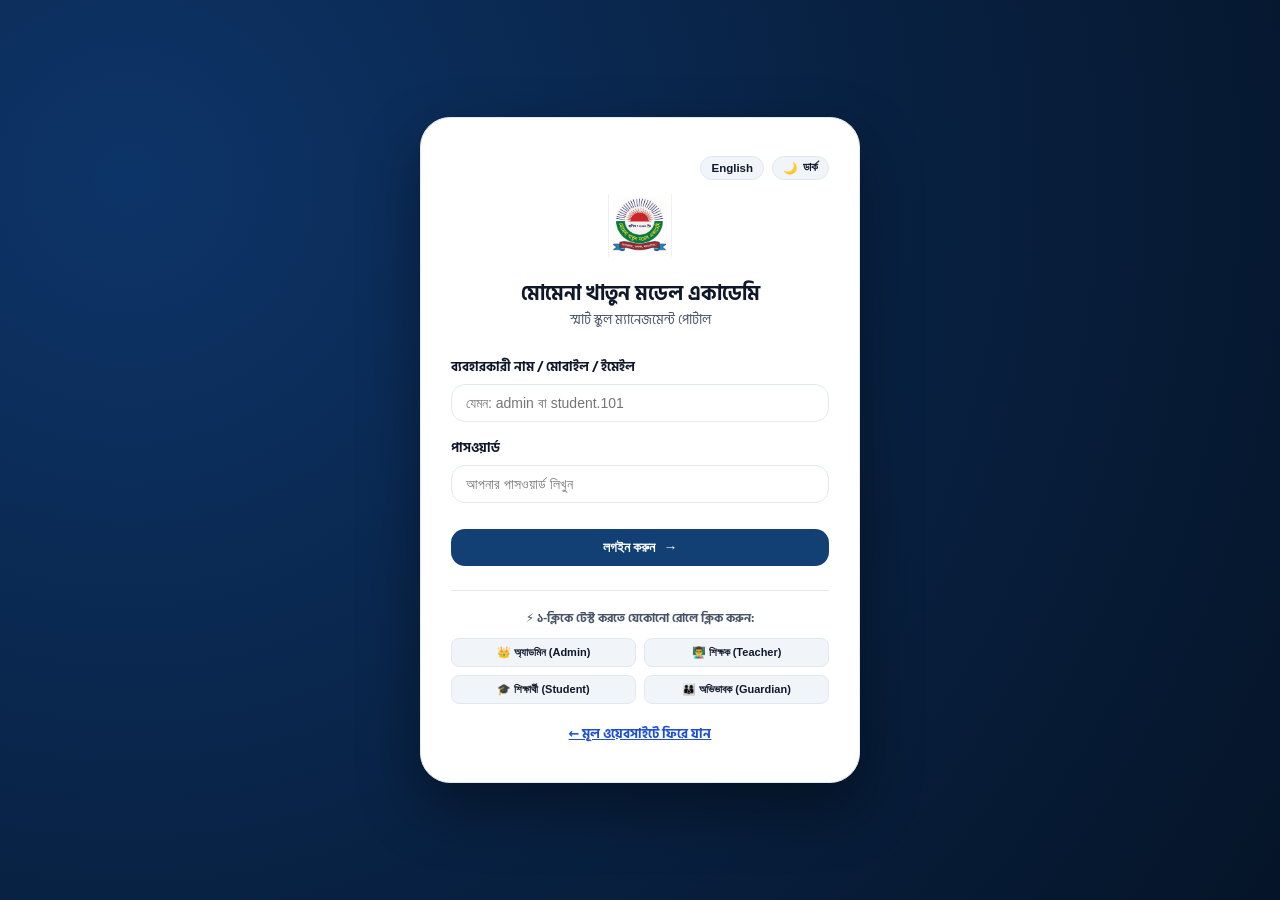
<file: portal.html>
<!DOCTYPE html>
<html lang="bn">
<head>
  <meta charset="UTF-8">
  <meta name="viewport" content="width=device-width, initial-scale=1.0">
  <meta name="theme-color" content="#0b2545">
  <title>স্মার্ট স্কুল পোর্টাল | মোমেনা খাতুন মডেল একাডেমি</title>
  
  <link rel="icon" type="image/png" href="assets/logo.png">
  <link rel="manifest" href="manifest.json">
  
  <!-- Google Fonts -->
  <link rel="preconnect" href="https://fonts.googleapis.com">
  <link rel="preconnect" href="https://fonts.gstatic.com" crossorigin>
  <link href="https://fonts.googleapis.com/css2?family=Hind+Siliguri:wght@400;500;600;700;800&family=Playfair+Display:wght@600;700;800&display=swap" rel="stylesheet">

  <!-- Core Stylesheets -->
  <link rel="stylesheet" href="css/variables.css">
  <link rel="stylesheet" href="css/layout.css">
  <link rel="stylesheet" href="css/components.css">
  <link rel="stylesheet" href="css/portal.css">
</head>
<body>

  <!-- 1. LOGIN SCREEN CONTAINER (Visible when not authenticated) -->
  <div id="loginScreen" class="portal-login-wrap" style="display: none;">
    <div class="portal-login-card">
      <div style="display: flex; justify-content: flex-end; gap: 8px; margin-bottom: 14px;">
        <button class="lang-toggle-btn" onclick="I18n.toggle()" style="padding: 4px 10px; font-size: 11.5px;">English</button>
        <button class="theme-toggle-btn" style="padding: 4px 10px; font-size: 11.5px;">🌙 ডার্ক</button>
      </div>

      <div class="login-brand-header">
        <img src="assets/logo.png" alt="মোমেনা খাতুন মডেল একাডেমি">
        <h2>মোমেনা খাতুন মডেল একাডেমি</h2>
        <p>স্মার্ট স্কুল ম্যানেজমেন্ট পোর্টাল</p>
      </div>

      <form id="portalLoginForm">
        <div class="form-group">
          <label for="loginUsername">ব্যবহারকারী নাম / মোবাইল / ইমেইল</label>
          <input type="text" id="loginUsername" class="form-control" required placeholder="যেমন: admin বা student.101" autocomplete="username">
        </div>

        <div class="form-group">
          <label for="loginPassword">পাসওয়ার্ড</label>
          <input type="password" id="loginPassword" class="form-control" required placeholder="আপনার পাসওয়ার্ড লিখুন" autocomplete="current-password">
        </div>

        <button type="submit" class="btn btn-primary" style="width: 100%; margin-top: 10px;">লগইন করুন <b>→</b></button>
      </form>

      <!-- 1-Click Quick Demo Login Switcher -->
      <div class="demo-account-pills">
        <p>⚡ ১-ক্লিকে টেস্ট করতে যেকোনো রোলে ক্লিক করুন:</p>
        <div class="demo-pill-grid">
          <button class="demo-pill" onclick="quickFillLogin('admin', 'Admin@123')">👑 অ্যাডমিন (Admin)</button>
          <button class="demo-pill" onclick="quickFillLogin('teacher.math', 'Teacher@123')">👨‍🏫 শিক্ষক (Teacher)</button>
          <button class="demo-pill" onclick="quickFillLogin('student.101', 'Student@123')">🎓 শিক্ষার্থী (Student)</button>
          <button class="demo-pill" onclick="quickFillLogin('guardian.rofiq', 'Guardian@123')">👨‍👩‍👦 অভিভাবক (Guardian)</button>
        </div>
      </div>

      <div style="text-align: center; margin-top: 20px; font-size: 13px;">
        <a href="index.html" style="color: var(--primary-600); font-weight: 700;">← মূল ওয়েবসাইটে ফিরে যান</a>
      </div>
    </div>
  </div>

  <!-- 2. MAIN PORTAL APP SHELL (Visible when authenticated) -->
  <div id="portalAppShell" class="app-container" style="display: none;">
    
    <!-- Sidebar Navigation -->
    <aside class="app-sidebar" id="appSidebar">
      <div class="sidebar-header">
        <img src="assets/logo.png" alt="Logo" class="sidebar-logo">
        <div class="sidebar-title-box">
          <h3>মোমেনা খাতুন</h3>
          <small>মডেল একাডেমি</small>
        </div>
      </div>

      <nav class="sidebar-nav" id="sidebarNav">
        <!-- Dynamically rendered according to role -->
      </nav>

      <div class="sidebar-user">
        <div class="sidebar-user-avatar" id="sidebarUserAvatar">👤</div>
        <div class="sidebar-user-info">
          <b id="sidebarUserName">ব্যবহারকারী</b>
          <small id="sidebarUserRole" class="role-badge">ADMIN</small>
        </div>
      </div>
    </aside>
    
    <!-- Mobile Sidebar Backdrop Overlay -->
    <div class="sidebar-backdrop-overlay" id="sidebarBackdrop"></div>

    <!-- Main Content Area -->
    <div class="app-main">
      <!-- Topbar Header -->
      <header class="app-topbar">
        <div class="topbar-left">
          <button class="topbar-toggle-btn" id="sidebarToggleBtn" aria-label="Toggle Navigation">☰</button>
          <div class="page-title-box">
            <h1 id="pageTitle">ড্যাশবোর্ড</h1>
            <p id="pageSubtitle">মোমেনা খাতুন মডেল একাডেমি স্মার্ট সিস্টেম</p>
          </div>
        </div>

        <div class="topbar-right">
          <button class="lang-toggle-btn" id="langToggleBtn" onclick="I18n.toggle()">English</button>
          <button class="theme-toggle-btn">🌙 ডার্ক</button>
          <button class="btn btn-outline btn-sm" onclick="PortalApp.logout()">লগআউট</button>
        </div>
      </header>

      <!-- Dynamic Page View Container -->
      <main class="content-body" id="portalMainContent">
        <!-- Views injected by portal.js -->
      </main>
    </div>
  </div>

  <!-- Reusable Modals & Dialogs -->

  <!-- Modal 1: Register New Student -->
  <div class="modal-backdrop" id="addStudentModal">
    <div class="modal-dialog">
      <div class="modal-header">
        <h3>➕ নতুন শিক্ষার্থী ভর্তি নিবন্ধন</h3>
        <button class="modal-close-btn" onclick="Modal.close('addStudentModal')">×</button>
      </div>
      <div class="modal-body">
        <form id="newStudentForm">
          <div class="form-row-2">
            <div class="form-group">
              <label>শিক্ষার্থীর পূর্ণ নাম *</label>
              <input type="text" id="ns_name" class="form-control" required placeholder="বাংলায় বা ইংরেজিতে">
            </div>
            <div class="form-group">
              <label>রোল নম্বর *</label>
              <input type="number" id="ns_roll" class="form-control" required placeholder="যেমন: 1">
            </div>
          </div>

          <div class="form-row-2">
            <div class="form-group">
              <label>শ্রেণি নির্বাচন *</label>
              <select id="ns_class" class="form-control" required>
                <!-- Injected -->
              </select>
            </div>
            <div class="form-group">
              <label> শাখা (Section)</label>
              <select id="ns_section" class="form-control">
                <option value="1">শাখা ক (Section A)</option>
                <option value="2">শাখা খ (Section B)</option>
              </select>
            </div>
          </div>

          <div class="form-row-2">
            <div class="form-group">
              <label>পিতার নাম *</label>
              <input type="text" id="ns_father" class="form-control" required>
            </div>
            <div class="form-group">
              <label>মাতার নাম *</label>
              <input type="text" id="ns_mother" class="form-control" required>
            </div>
          </div>

          <div class="form-row-2">
            <div class="form-group">
              <label>অভিভাবকের ফোন নম্বর *</label>
              <input type="tel" id="ns_phone" class="form-control" required placeholder="01XXXXXXXXX">
            </div>
            <div class="form-group">
              <label>রক্তের গ্রুপ</label>
              <select id="ns_blood" class="form-control">
                <option value="">নির্বাচন করুন</option>
                <option value="A+">A+</option>
                <option value="A-">A-</option>
                <option value="B+">B+</option>
                <option value="B-">B-</option>
                <option value="O+">O+</option>
                <option value="O-">O-</option>
                <option value="AB+">AB+</option>
                <option value="AB-">AB-</option>
              </select>
            </div>
          </div>

          <div class="form-group">
            <label>বর্তমান ঠিকানা</label>
            <textarea id="ns_address" class="form-control" rows="2" placeholder="জামিরদিয়া, ভালুকা, ময়মনসিংহ"></textarea>
          </div>

          <button type="submit" class="btn btn-primary" style="width: 100%; margin-top: 10px;">শিক্ষার্থী নিবন্ধন সম্পন্ন করুন</button>
        </form>
      </div>
    </div>
  </div>

  <!-- Modal 2: Marks Entry Modal -->
  <div class="modal-backdrop" id="marksEntryModal">
    <div class="modal-dialog">
      <div class="modal-header">
        <h3>📝 পরীক্ষার নম্বর এন্ট্রি ও মূল্যায়ন</h3>
        <button class="modal-close-btn" onclick="Modal.close('marksEntryModal')">×</button>
      </div>
      <div class="modal-body">
        <form id="marksEntryForm">
          <input type="hidden" id="me_exam_id">
          <input type="hidden" id="me_student_id">

          <div style="background: var(--bg-muted); padding: 12px; border-radius: 8px; margin-bottom: 16px;">
            <b id="me_student_info">শিক্ষার্থীর নাম</b>
          </div>

          <div class="form-group">
            <label>বিষয় নির্বাচন *</label>
            <select id="me_subject_id" class="form-control" required>
              <!-- Injected -->
            </select>
          </div>

          <div class="form-row-2">
            <div class="form-group">
              <label>লিখিত নম্বর (Written)</label>
              <input type="number" id="me_written" class="form-control" min="0" max="100" value="0">
            </div>
            <div class="form-group">
              <label>নৈর্ব্যক্তিক (MCQ)</label>
              <input type="number" id="me_mcq" class="form-control" min="0" max="100" value="0">
            </div>
          </div>

          <div class="form-group">
            <label>শিক্ষকের মন্তব্য (Remarks)</label>
            <input type="text" id="me_remarks" class="form-control" placeholder="যেমন: ভালো ফলাফল, আরও মনোযোগী হওয়া প্রয়োজন">
          </div>

          <button type="submit" class="btn btn-primary" style="width: 100%; margin-top: 10px;">নম্বর সংরক্ষণ করুন ও গ্রেড হিসাব করুন</button>
        </form>
      </div>
    </div>
  </div>

  <!-- Modal 3: Report Card / Transcript Viewer -->
  <div class="modal-backdrop" id="reportCardModal">
    <div class="modal-dialog">
      <div class="modal-header no-print">
        <h3>🎓 একাডেমিক মার্কশিট ও ফলাফল বিবরণী</h3>
        <div>
          <button class="btn btn-navy btn-sm" onclick="window.print()">🖨️ মার্কশিট প্রিন্ট করুন</button>
          <button class="modal-close-btn" onclick="Modal.close('reportCardModal')">×</button>
        </div>
      </div>
      <div class="modal-body" id="reportCardModalBody">
        <!-- Rendered dynamically -->
      </div>
    </div>
  </div>

  <!-- Modal 4: Notice Creator Modal -->
  <div class="modal-backdrop" id="createNoticeModal">
    <div class="modal-dialog">
      <div class="modal-header">
        <h3>📢 নতুন নোটিশ প্রকাশনা</h3>
        <button class="modal-close-btn" onclick="Modal.close('createNoticeModal')">×</button>
      </div>
      <div class="modal-body">
        <form id="createNoticeForm">
          <div class="form-group">
            <label>নোটিশের শিরোনাম *</label>
            <input type="text" id="nt_title" class="form-control" required placeholder="যেমন: ২০২৬ সাময়িক পরীক্ষার সময়সূচি">
          </div>

          <div class="form-row-2">
            <div class="form-group">
              <label>ক্যাটাগরি *</label>
              <select id="nt_category" class="form-control" required>
                <option value="GENERAL">সাধারণ নোটিশ</option>
                <option value="EXAMINATION">পরীক্ষা সংক্রান্ত</option>
                <option value="ADMISSION">ভর্তি বিজ্ঞপ্তি</option>
                <option value="HOLIDAY">ছুটির নোটিশ</option>
                <option value="EVENT">অনুষ্ঠান ও আয়োজন</option>
              </select>
            </div>
            <div class="form-group">
              <label>টার্গেট অডিয়েন্স *</label>
              <select id="nt_audience" class="form-control" required>
                <option value="EVERYONE">সকলের জন্য (পাবলিক)</option>
                <option value="STUDENTS">শুধু শিক্ষার্থী</option>
                <option value="GUARDIANS">শুধু অভিভাবক</option>
                <option value="TEACHERS">শুধু শিক্ষক পরিষদ</option>
              </select>
            </div>
          </div>

          <div class="form-group">
            <label>বিস্তারিত বিবরণ *</label>
            <textarea id="nt_description" class="form-control" rows="5" required placeholder="নোটিশের পূর্ণাঙ্গ বিবরণ লিখুন..."></textarea>
          </div>

          <button type="submit" class="btn btn-primary" style="width: 100%;">নোটিশ প্রকাশ করুন</button>
        </form>
      </div>
    </div>
  </div>

  <!-- Scripts -->
  <script src="js/i18n.js?v=2.3.0"></script>
  <script src="js/theme.js?v=2.3.0"></script>
  <script src="js/api.js?v=2.3.0"></script>
  <script src="js/components.js?v=2.3.0"></script>
  <script src="js/portal.js?v=2.3.0"></script>
</body>
</html>
</file>
<file: css/variables.css>
/* ============================================================================
   Design Tokens & Themes — Light / Dark Mode & Bangla Typography
   ============================================================================ */

:root {
  /* Brand Palettes */
  --primary-50: #f0f6fe;
  --primary-100: #dbeafe;
  --primary-200: #bfdbfe;
  --primary-300: #93c5fd;
  --primary-400: #60a5fa;
  --primary-500: #3b82f6;
  --primary-600: #1d4ed8;
  --primary-700: #134074;
  --primary-800: #0b2545;
  --primary-900: #071930;

  --accent-gold: #f59e0b;
  --accent-gold-dark: #d97706;
  --accent-gold-light: #fef3c7;

  --success: #10b981;
  --success-light: #d1fae5;
  --warning: #f59e0b;
  --warning-light: #fef3c7;
  --danger: #ef4444;
  --danger-light: #fee2e2;
  --info: #0284c7;
  --info-light: #e0f2fe;

  /* Typography */
  --font-bangla: "Hind Siliguri", system-ui, -apple-system, sans-serif;
  --font-heading: "Playfair Display", "Hind Siliguri", serif;

  /* Transition & Radius */
  --radius-xs: 4px;
  --radius-sm: 8px;
  --radius-md: 14px;
  --radius-lg: 20px;
  --radius-xl: 30px;
  --radius-full: 9999px;
  
  --transition-fast: 0.15s ease;
  --transition-base: 0.25s cubic-bezier(0.16, 1, 0.3, 1);

  /* Light Theme (Default) */
  --bg-body: #f8fafc;
  --bg-surface: #ffffff;
  --bg-surface-elevated: #ffffff;
  --bg-muted: #f1f5f9;
  --bg-overlay: rgba(7, 25, 48, 0.7);

  --text-primary: #0f172a;
  --text-secondary: #475569;
  --text-tertiary: #94a3b8;
  --text-inverse: #ffffff;

  --border-color: #e2e8f0;
  --border-subtle: #f1f5f9;
  --border-focus: #3b82f6;

  --shadow-sm: 0 1px 3px rgba(11, 37, 69, 0.05);
  --shadow-md: 0 4px 16px rgba(11, 37, 69, 0.08);
  --shadow-lg: 0 12px 32px rgba(11, 37, 69, 0.12);
  --shadow-xl: 0 24px 50px rgba(11, 37, 69, 0.16);

  --sidebar-bg: #0b2545;
  --sidebar-text: #e2e8f0;
  --sidebar-text-muted: #94a3b8;
  --sidebar-active-bg: rgba(245, 158, 11, 0.18);
  --sidebar-active-text: #fde047;
}

/* Dark Theme */
[data-theme="dark"] {
  --bg-body: #0a0f1d;
  --bg-surface: #111827;
  --bg-surface-elevated: #1e293b;
  --bg-muted: #1f293d;
  --bg-overlay: rgba(0, 0, 0, 0.85);

  --text-primary: #f8fafc;
  --text-secondary: #cbd5e1;
  --text-tertiary: #64748b;
  --text-inverse: #0f172a;

  --border-color: #243048;
  --border-subtle: #1e293b;
  --border-focus: #60a5fa;

  --shadow-sm: 0 1px 3px rgba(0, 0, 0, 0.3);
  --shadow-md: 0 4px 16px rgba(0, 0, 0, 0.4);
  --shadow-lg: 0 12px 32px rgba(0, 0, 0, 0.5);
  --shadow-xl: 0 24px 50px rgba(0, 0, 0, 0.6);

  --sidebar-bg: #070d18;
  --sidebar-text: #e2e8f0;
  --sidebar-text-muted: #64748b;
  --sidebar-active-bg: rgba(245, 158, 11, 0.15);
  --sidebar-active-text: #fde047;
}
</file>
<file: css/layout.css>
/* ============================================================================
   Layout & Responsive Shell System
   ============================================================================ */

*, *::before, *::after {
  box-sizing: border-box;
  margin: 0;
  padding: 0;
}

body {
  font-family: var(--font-bangla);
  background-color: var(--bg-body);
  color: var(--text-primary);
  line-height: 1.6;
  min-height: 100vh;
  transition: background-color var(--transition-base), color var(--transition-base);
}

.app-container {
  display: flex;
  min-height: 100vh;
}

/* Sidebar Shell */
.app-sidebar {
  width: 270px;
  background-color: var(--sidebar-bg);
  color: var(--sidebar-text);
  display: flex;
  flex-direction: column;
  flex-shrink: 0;
  position: sticky;
  top: 0;
  height: 100vh;
  overflow-y: auto;
  transition: transform var(--transition-base), width var(--transition-base);
  z-index: 90;
}

.sidebar-header {
  padding: 20px;
  display: flex;
  align-items: center;
  gap: 12px;
  border-bottom: 1px solid rgba(255, 255, 255, 0.08);
}
.sidebar-logo {
  width: 44px;
  height: 44px;
  object-fit: contain;
}
.sidebar-title-box h3 {
  font-size: 15px;
  font-weight: 800;
  color: #ffffff;
  line-height: 1.2;
}
.sidebar-title-box small {
  font-size: 11px;
  color: var(--sidebar-text-muted);
}

.sidebar-nav {
  padding: 16px 12px;
  display: flex;
  flex-direction: column;
  gap: 4px;
  flex: 1;
}

.nav-category {
  font-size: 11px;
  font-weight: 700;
  letter-spacing: 1px;
  text-transform: uppercase;
  color: var(--sidebar-text-muted);
  padding: 12px 10px 6px;
}

.sidebar-link {
  display: flex;
  align-items: center;
  gap: 12px;
  padding: 10px 14px;
  border-radius: var(--radius-md);
  font-size: 14px;
  font-weight: 600;
  color: var(--sidebar-text);
  text-decoration: none;
  white-space: nowrap;
  transition: all var(--transition-fast);
  cursor: pointer;
}
.sidebar-link:hover {
  background: rgba(255, 255, 255, 0.06);
  color: #ffffff;
}
.sidebar-link.active {
  background: var(--sidebar-active-bg);
  color: var(--sidebar-active-text);
  font-weight: 700;
}
.sidebar-icon {
  font-size: 18px;
  width: 22px;
  display: grid;
  place-items: center;
}

.sidebar-user {
  padding: 16px;
  border-top: 1px solid rgba(255, 255, 255, 0.08);
  display: flex;
  align-items: center;
  gap: 12px;
  background: rgba(0, 0, 0, 0.15);
}
.sidebar-user-avatar {
  width: 40px;
  height: 40px;
  border-radius: 50%;
  background: var(--primary-600);
  color: #fff;
  display: grid;
  place-items: center;
  font-weight: 800;
}
.sidebar-user-info {
  display: flex;
  flex-direction: column;
  overflow: hidden;
}
.sidebar-user-info b {
  font-size: 13px;
  color: #ffffff;
  white-space: nowrap;
  text-overflow: ellipsis;
  overflow: hidden;
}
.sidebar-user-info small {
  font-size: 11px;
  color: var(--sidebar-active-text);
}

/* Main Content Shell */
.app-main {
  flex: 1;
  display: flex;
  flex-direction: column;
  min-width: 0;
  overflow-x: hidden;
}

.app-topbar {
  background: var(--bg-surface);
  border-bottom: 1px solid var(--border-color);
  padding: 12px 24px;
  display: flex;
  align-items: center;
  justify-content: space-between;
  position: sticky;
  top: 0;
  z-index: 80;
  backdrop-filter: blur(10px);
}

.topbar-left {
  display: flex;
  align-items: center;
  gap: 16px;
}
.topbar-toggle-btn {
  display: none;
  background: transparent;
  border: 1px solid var(--border-color);
  border-radius: var(--radius-sm);
  padding: 8px;
  font-size: 18px;
  cursor: pointer;
  color: var(--text-primary);
}

.page-title-box h1 {
  font-size: 19px;
  font-weight: 800;
  color: var(--text-primary);
}
.page-title-box p {
  font-size: 12px;
  color: var(--text-secondary);
}

.topbar-right {
  display: flex;
  align-items: center;
  gap: 12px;
}

.theme-toggle-btn, .lang-toggle-btn {
  background: var(--bg-muted);
  border: 1px solid var(--border-color);
  border-radius: var(--radius-md);
  padding: 6px 12px;
  font-size: 13px;
  font-weight: 700;
  cursor: pointer;
  color: var(--text-primary);
  display: inline-flex;
  align-items: center;
  gap: 6px;
  transition: all var(--transition-fast);
}
.theme-toggle-btn:hover, .lang-toggle-btn:hover {
  background: var(--border-color);
}

.content-body {
  padding: 24px;
  flex: 1;
}

/* Sidebar Backdrop Overlay on Mobile */
.sidebar-backdrop-overlay {
  display: none;
  position: fixed;
  inset: 0;
  background: rgba(7, 25, 48, 0.65);
  backdrop-filter: blur(4px);
  -webkit-backdrop-filter: blur(4px);
  z-index: 89;
  opacity: 0;
  transition: opacity var(--transition-base);
  pointer-events: none;
}
.sidebar-backdrop-overlay.active {
  display: block;
  opacity: 1;
  pointer-events: auto;
}

/* Responsive Rules for All Devices */
@media (max-width: 900px) {
  .app-sidebar {
    position: fixed;
    top: 0;
    bottom: 0;
    left: 0;
    width: 270px;
    max-width: 82vw;
    z-index: 99;
    transform: translateX(-100%);
    box-shadow: none;
    transition: transform var(--transition-base), box-shadow var(--transition-base);
  }
  .app-sidebar.open {
    transform: translateX(0);
    box-shadow: 0 0 35px rgba(0, 0, 0, 0.5);
  }
  .topbar-toggle-btn {
    display: inline-flex;
    align-items: center;
    justify-content: center;
  }
  .content-body {
    padding: 18px 16px;
  }
}

@media (max-width: 640px) {
  .app-topbar {
    padding: 10px 14px;
    gap: 8px;
  }
  .topbar-left {
    gap: 10px;
    min-width: 0;
    flex: 1;
  }
  .page-title-box {
    min-width: 0;
  }
  .page-title-box h1 {
    font-size: 16px;
    line-height: 1.2;
    white-space: nowrap;
    overflow: hidden;
    text-overflow: ellipsis;
  }
  .page-title-box p {
    font-size: 11px;
    white-space: nowrap;
    overflow: hidden;
    text-overflow: ellipsis;
  }
  .topbar-right {
    gap: 6px;
    flex-shrink: 0;
  }
  .theme-toggle-btn, .lang-toggle-btn {
    padding: 5px 8px;
    font-size: 11px;
  }
  .topbar-right .btn-sm {
    padding: 5px 8px;
    font-size: 11px;
  }
  .content-body {
    padding: 14px 10px;
  }
}

@media (max-width: 480px) {
  .app-topbar {
    padding: 8px 10px;
  }
  .topbar-toggle-btn {
    padding: 6px 8px;
    font-size: 16px;
  }
  .page-title-box h1 {
    font-size: 14.5px;
    max-width: 130px;
  }
  .page-title-box p {
    display: none;
  }
  .theme-toggle-btn, .lang-toggle-btn {
    padding: 4px 6px;
    font-size: 10.5px;
  }
  .topbar-right .btn-sm {
    padding: 4px 7px;
    font-size: 10.5px;
  }
}

@media (max-width: 360px) {
  .app-sidebar {
    width: 240px;
  }
  .theme-toggle-btn, .lang-toggle-btn {
    padding: 3px 6px;
    font-size: 10px;
  }
  .topbar-right .btn-sm {
    padding: 3px 6px;
    font-size: 10px;
  }
}
</file>
<file: css/components.css>
/* ============================================================================
   Reusable UI Components System
   ============================================================================ */

/* 1. Cards */
.card {
  background: var(--bg-surface);
  border: 1px solid var(--border-color);
  border-radius: var(--radius-lg);
  padding: 24px;
  box-shadow: var(--shadow-sm);
  transition: all var(--transition-base);
}
.card:hover {
  box-shadow: var(--shadow-md);
}
.card-header {
  display: flex;
  justify-content: space-between;
  align-items: center;
  margin-bottom: 20px;
}
.card-title {
  font-size: 17px;
  font-weight: 800;
  color: var(--text-primary);
}

/* Stat Cards */
.stat-card-grid {
  display: grid;
  grid-template-columns: repeat(auto-fit, minmax(220px, 1fr));
  gap: 18px;
  margin-bottom: 24px;
}
.stat-card {
  background: var(--bg-surface);
  border: 1px solid var(--border-color);
  border-radius: var(--radius-lg);
  padding: 20px;
  display: flex;
  align-items: center;
  gap: 16px;
  box-shadow: var(--shadow-sm);
}
.stat-card-icon {
  width: 52px;
  height: 52px;
  border-radius: var(--radius-md);
  display: grid;
  place-items: center;
  font-size: 24px;
  flex-shrink: 0;
}
.stat-card-icon.primary { background: var(--primary-100); color: var(--primary-700); }
.stat-card-icon.success { background: var(--success-light); color: var(--success); }
.stat-card-icon.warning { background: var(--warning-light); color: var(--warning); }
.stat-card-icon.danger { background: var(--danger-light); color: var(--danger); }
.stat-card-info h4 {
  font-size: 24px;
  font-weight: 800;
  color: var(--text-primary);
  line-height: 1.1;
}
.stat-card-info p {
  font-size: 13px;
  color: var(--text-secondary);
  margin-top: 4px;
}

/* 2. Buttons */
.btn {
  display: inline-flex;
  align-items: center;
  justify-content: center;
  gap: 8px;
  padding: 9px 18px;
  font-size: 14px;
  font-weight: 700;
  border-radius: var(--radius-md);
  border: 1px solid transparent;
  cursor: pointer;
  transition: all var(--transition-fast);
  white-space: nowrap;
}
.btn:hover {
  transform: translateY(-1px);
}
.btn:active {
  transform: translateY(0);
}

.btn-primary {
  background: var(--primary-700);
  color: #ffffff;
}
.btn-primary:hover {
  background: var(--primary-600);
}

.btn-accent {
  background: var(--accent-gold);
  color: #0b1e36;
}
.btn-accent:hover {
  background: var(--accent-gold-dark);
  color: #ffffff;
}

.btn-success {
  background: var(--success);
  color: #ffffff;
}
.btn-danger {
  background: var(--danger);
  color: #ffffff;
}
.btn-outline {
  border-color: var(--border-color);
  color: var(--text-primary);
  background: transparent;
}
.btn-outline:hover {
  background: var(--bg-muted);
}
.btn-sm {
  padding: 6px 12px;
  font-size: 12px;
  border-radius: var(--radius-sm);
}

/* 3. Badges */
.badge {
  display: inline-flex;
  align-items: center;
  gap: 4px;
  padding: 3px 10px;
  border-radius: var(--radius-full);
  font-size: 11px;
  font-weight: 700;
}
.badge-success { background: var(--success-light); color: var(--success); }
.badge-warning { background: var(--warning-light); color: var(--warning); }
.badge-danger { background: var(--danger-light); color: var(--danger); }
.badge-info { background: var(--info-light); color: var(--info); }
.badge-muted { background: var(--bg-muted); color: var(--text-secondary); }

/* 4. Responsive Tables */
.table-responsive {
  width: 100%;
  overflow-x: auto;
  border-radius: var(--radius-md);
  border: 1px solid var(--border-color);
}
.data-table {
  width: 100%;
  border-collapse: collapse;
  text-align: left;
  font-size: 14px;
  background: var(--bg-surface);
}
.data-table th {
  background: var(--bg-muted);
  color: var(--text-secondary);
  font-weight: 700;
  padding: 12px 16px;
  border-bottom: 1px solid var(--border-color);
}
.data-table td {
  padding: 14px 16px;
  border-bottom: 1px solid var(--border-color);
  color: var(--text-primary);
}
.data-table tbody tr:hover {
  background: var(--bg-muted);
}

/* 5. Forms */
.form-group {
  margin-bottom: 16px;
}
.form-group label {
  display: block;
  font-size: 13px;
  font-weight: 700;
  color: var(--text-primary);
  margin-bottom: 6px;
}
.form-control {
  width: 100%;
  padding: 10px 14px;
  border: 1px solid var(--border-color);
  border-radius: var(--radius-md);
  background: var(--bg-surface);
  color: var(--text-primary);
  outline: none;
  font-size: 14px;
  transition: border-color var(--transition-fast), box-shadow var(--transition-fast);
}
.form-control:focus {
  border-color: var(--border-focus);
  box-shadow: 0 0 0 3px rgba(59, 130, 246, 0.15);
}

/* 6. Modal */
.modal-backdrop {
  position: fixed;
  inset: 0;
  background: var(--bg-overlay);
  backdrop-filter: blur(6px);
  z-index: 1000;
  display: none;
  place-items: center;
  padding: 20px;
  overflow-y: auto;
}
.modal-backdrop.open {
  display: grid;
}
.modal-dialog {
  background: var(--bg-surface);
  border-radius: var(--radius-lg);
  max-width: 600px;
  width: 100%;
  box-shadow: var(--shadow-xl);
  overflow: hidden;
  border: 1px solid var(--border-color);
}
.modal-header {
  padding: 18px 24px;
  background: var(--bg-muted);
  border-bottom: 1px solid var(--border-color);
  display: flex;
  justify-content: space-between;
  align-items: center;
}
.modal-header h3 {
  font-size: 17px;
  font-weight: 800;
  color: var(--text-primary);
}
.modal-close-btn {
  background: transparent;
  border: none;
  font-size: 20px;
  color: var(--text-secondary);
  cursor: pointer;
}
.modal-body {
  padding: 24px;
  max-height: 75vh;
  overflow-y: auto;
}
.modal-footer {
  padding: 16px 24px;
  background: var(--bg-muted);
  border-top: 1px solid var(--border-color);
  display: flex;
  justify-content: flex-end;
  gap: 10px;
}

/* 7. Toast */
.toast-container {
  position: fixed;
  bottom: 24px;
  right: 24px;
  z-index: 2000;
  display: flex;
  flex-direction: column;
  gap: 10px;
}
.toast {
  background: var(--bg-surface-elevated);
  border: 1px solid var(--border-color);
  box-shadow: var(--shadow-lg);
  border-radius: var(--radius-md);
  padding: 12px 18px;
  display: flex;
  align-items: center;
  gap: 12px;
  font-size: 14px;
  font-weight: 600;
  color: var(--text-primary);
  min-width: 280px;
  animation: slideIn 0.25s ease;
}
@keyframes slideIn {
  from { opacity: 0; transform: translateY(12px); }
  to { opacity: 1; transform: translateY(0); }
}

/* 8. Loader & Skeleton */
.skeleton {
  background: linear-gradient(90deg, var(--bg-muted) 25%, var(--border-color) 50%, var(--bg-muted) 75%);
  background-size: 200% 100%;
  animation: shimmer 1.5s infinite;
  border-radius: var(--radius-sm);
}
@keyframes shimmer {
  0% { background-position: 200% 0; }
  100% { background-position: -200% 0; }
}

.spinner {
  width: 28px;
  height: 28px;
  border: 3px solid var(--border-color);
  border-top-color: var(--primary-600);
  border-radius: 50%;
  animation: spin 0.8s linear infinite;
}
@keyframes spin {
  to { transform: rotate(360deg); }
}

/* 9. Global Responsive Grids & Form Rows */
.form-row-2,
.grid-2 {
  display: grid;
  grid-template-columns: 1fr 1fr;
  gap: 14px;
}

.dashboard-grid-2-1 {
  display: grid;
  grid-template-columns: 2fr 1fr;
  gap: 20px;
}

/* Tablet & Mobile Responsiveness (< 992px) */
@media (max-width: 992px) {
  .dashboard-grid-2-1 {
    grid-template-columns: 1fr;
    gap: 18px;
  }
  .stat-card-grid {
    grid-template-columns: repeat(auto-fit, minmax(180px, 1fr));
    gap: 14px;
  }
}

/* Mobile Devices (< 680px) */
@media (max-width: 680px) {
  .card {
    padding: 16px 14px;
  }
  .card-header {
    flex-wrap: wrap;
    gap: 10px;
    margin-bottom: 14px;
  }
  .card-title {
    font-size: 15.5px;
  }

  .stat-card-grid {
    grid-template-columns: repeat(2, 1fr);
    gap: 10px;
    margin-bottom: 16px;
  }
  .stat-card {
    padding: 12px 10px;
    gap: 10px;
  }
  .stat-card-icon {
    width: 42px;
    height: 42px;
    font-size: 20px;
  }
  .stat-card-info h4 {
    font-size: 18px;
  }
  .stat-card-info p {
    font-size: 11.5px;
  }

  /* Two-column form rows collapse cleanly on mobile */
  .form-row-2,
  .grid-2,
  .modal-body div[style*="grid-template-columns: 1fr 1fr"],
  .modal-body div[style*="grid-template-columns: 2fr 1fr"],
  #onlineAdmissionForm div[style*="grid-template-columns: 1fr 1fr"] {
    grid-template-columns: 1fr !important;
    gap: 10px !important;
  }

  /* Mobile Modals */
  .modal-dialog {
    margin: 12px auto !important;
    width: calc(100vw - 20px) !important;
    max-width: calc(100vw - 20px) !important;
    border-radius: var(--radius-md);
  }
  .modal-header {
    padding: 14px 16px;
  }
  .modal-header h3 {
    font-size: 15px;
  }
  .modal-body {
    padding: 16px 14px;
    max-height: 80vh;
  }
  .modal-footer {
    padding: 12px 16px;
    flex-direction: column-reverse;
    gap: 8px;
  }
  .modal-footer .btn {
    width: 100%;
  }

  /* Mobile Tables */
  .table-responsive {
    -webkit-overflow-scrolling: touch;
  }
  .data-table th, .data-table td {
    padding: 10px 12px;
    font-size: 12.5px;
  }

  /* Mobile Toast Alerts */
  .toast-container {
    bottom: 14px;
    right: 14px;
    left: 14px;
  }
  .toast {
    min-width: unset;
    width: 100%;
    font-size: 13px;
    padding: 10px 14px;
  }
}

/* Small Mobile Phones (< 380px) */
@media (max-width: 380px) {
  .stat-card-grid {
    grid-template-columns: 1fr;
  }
  .stat-card {
    padding: 12px 14px;
  }
  .btn {
    padding: 8px 14px;
    font-size: 13px;
  }
}
</file>
<file: css/portal.css>
/* ============================================================================
   Smart School Portal Stylesheet — Dashboards, Data Views & Transcripts
   ============================================================================ */

/* 1. Portal Login Screen */
.portal-login-wrap {
  min-height: 100vh;
  display: flex;
  align-items: center;
  justify-content: center;
  background: radial-gradient(circle at 10% 20%, #0d3468 0%, #082142 55%, #051428 100%);
  padding: 20px;
  position: relative;
  overflow: hidden;
}
.portal-login-card {
  background: var(--bg-surface);
  border: 1px solid var(--border-color);
  border-radius: var(--radius-xl);
  max-width: 440px;
  width: 100%;
  padding: 38px 30px;
  box-shadow: 0 25px 60px rgba(0, 0, 0, 0.4);
  position: relative;
  z-index: 10;
}
.login-brand-header {
  text-align: center;
  margin-bottom: 26px;
}
.login-brand-header img {
  width: 64px;
  height: 64px;
  object-fit: contain;
  margin: 0 auto 12px;
}
.login-brand-header h2 {
  font-size: 20px;
  font-weight: 800;
  color: var(--text-primary);
}
.login-brand-header p {
  font-size: 13px;
  color: var(--text-secondary);
}

.demo-account-pills {
  margin-top: 24px;
  padding-top: 18px;
  border-top: 1px solid var(--border-color);
}
.demo-account-pills p {
  font-size: 12px;
  color: var(--text-secondary);
  font-weight: 700;
  margin-bottom: 10px;
  text-align: center;
}
.demo-pill-grid {
  display: grid;
  grid-template-columns: 1fr 1fr;
  gap: 8px;
}
.demo-pill {
  background: var(--bg-muted);
  border: 1px solid var(--border-color);
  padding: 7px 10px;
  border-radius: var(--radius-sm);
  font-size: 11px;
  font-weight: 700;
  color: var(--text-primary);
  cursor: pointer;
  text-align: center;
  transition: all var(--transition-fast);
}
.demo-pill:hover {
  background: var(--primary-700);
  color: #ffffff;
  border-color: var(--primary-700);
}

/* 2. Portal Header & Shell Extensions */
.role-badge {
  display: inline-flex;
  align-items: center;
  gap: 5px;
  padding: 3px 10px;
  border-radius: var(--radius-full);
  font-size: 11px;
  font-weight: 800;
  letter-spacing: 0.5px;
}
.role-badge.admin { background: #fee2e2; color: #b91c1c; }
.role-badge.teacher { background: #e0f2fe; color: #0369a1; }
.role-badge.student { background: #d1fae5; color: #047857; }
.role-badge.guardian { background: #fef3c7; color: #b45309; }

/* 3. Child Switcher Bar for Guardians */
.child-switcher-bar {
  background: var(--bg-surface);
  border: 1px solid var(--border-color);
  border-radius: var(--radius-md);
  padding: 12px 18px;
  display: flex;
  align-items: center;
  gap: 14px;
  margin-bottom: 24px;
  box-shadow: var(--shadow-sm);
}
.child-pill {
  background: var(--bg-muted);
  border: 1px solid var(--border-color);
  padding: 6px 14px;
  border-radius: var(--radius-full);
  font-size: 13px;
  font-weight: 700;
  cursor: pointer;
  transition: all var(--transition-fast);
}
.child-pill.active {
  background: var(--primary-700);
  color: #ffffff;
  border-color: var(--primary-700);
}

/* 4. Attendance Marking Controls */
.attendance-status-selector {
  display: inline-flex;
  gap: 4px;
  background: var(--bg-muted);
  padding: 3px;
  border-radius: var(--radius-md);
}
.att-btn {
  border: none;
  background: transparent;
  padding: 4px 10px;
  border-radius: var(--radius-sm);
  font-size: 12px;
  font-weight: 700;
  cursor: pointer;
  transition: all var(--transition-fast);
  color: var(--text-secondary);
}
.att-btn.present.active { background: var(--success); color: #ffffff; }
.att-btn.absent.active { background: var(--danger); color: #ffffff; }
.att-btn.late.active { background: var(--warning); color: #0b1e36; }
.att-btn.leave.active { background: var(--info); color: #ffffff; }

/* 5. Academic Report Card (Printable Transcript) */
.report-card-container {
  background: #ffffff;
  color: #0f172a;
  border: 2px solid #0b2545;
  border-radius: var(--radius-lg);
  padding: 36px;
  max-width: 800px;
  margin: 0 auto;
  box-shadow: var(--shadow-xl);
  position: relative;
}
.report-card-header {
  text-align: center;
  border-bottom: 2px double #0b2545;
  padding-bottom: 18px;
  margin-bottom: 22px;
}
.report-card-header img {
  width: 60px;
  height: 60px;
  object-fit: contain;
  margin: 0 auto 8px;
}
.report-card-header h2 {
  font-size: 24px;
  font-weight: 800;
  color: #0b2545;
}
.report-card-header p {
  font-size: 12px;
  color: #475569;
}
.report-title-badge {
  display: inline-block;
  background: #0b2545;
  color: #ffffff;
  padding: 4px 18px;
  border-radius: var(--radius-full);
  font-size: 13px;
  font-weight: 800;
  margin-top: 10px;
}

.report-student-meta {
  display: grid;
  grid-template-columns: repeat(3, 1fr);
  gap: 10px;
  background: #f8fafc;
  padding: 14px 18px;
  border-radius: var(--radius-md);
  border: 1px solid #e2e8f0;
  font-size: 13px;
  margin-bottom: 24px;
}
.report-student-meta p {
  margin: 0;
}

.report-summary-box {
  display: grid;
  grid-template-columns: repeat(4, 1fr);
  gap: 14px;
  margin-top: 20px;
  background: #f1f5f9;
  padding: 14px;
  border-radius: var(--radius-md);
  text-align: center;
}
.report-summary-box b {
  display: block;
  font-size: 20px;
  color: #0b2545;
}
.report-summary-box small {
  font-size: 11px;
  color: #64748b;
}

.report-signatures {
  display: flex;
  justify-content: space-between;
  margin-top: 50px;
  padding-top: 20px;
}
.sig-line {
  border-top: 1px dashed #64748b;
  width: 160px;
  text-align: center;
  font-size: 12px;
  font-weight: 700;
  color: #334155;
  padding-top: 6px;
}

/* 6. Routine Timetable Grid */
.timetable-grid {
  display: grid;
  gap: 16px;
}
.timetable-day-card {
  background: var(--bg-surface);
  border: 1px solid var(--border-color);
  border-radius: var(--radius-md);
  padding: 16px;
}
.timetable-day-title {
  font-size: 15px;
  font-weight: 800;
  color: var(--primary-700);
  margin-bottom: 12px;
  border-bottom: 1px solid var(--border-color);
  padding-bottom: 6px;
}
.timetable-periods {
  display: grid;
  grid-template-columns: repeat(auto-fit, minmax(140px, 1fr));
  gap: 10px;
}
.timetable-period-box {
  background: var(--bg-muted);
  border: 1px solid var(--border-color);
  border-radius: var(--radius-sm);
  padding: 10px;
  font-size: 12px;
}
.timetable-period-box b {
  display: block;
  color: var(--text-primary);
  font-size: 13px;
}
.timetable-period-box span {
  color: var(--text-secondary);
}

/* Print Rules */
@media print {
  .app-sidebar, .app-topbar, .btn, .child-switcher-bar, .no-print {
    display: none !important;
  }
  .app-main {
    margin: 0 !important;
    padding: 0 !important;
  }
  .report-card-container {
    border: none !important;
    box-shadow: none !important;
    padding: 0 !important;
  }
}

/* ============================================================================
   Portal Responsive Rules for Tablets & Mobile Screens
   ============================================================================ */

@media (max-width: 768px) {
  .child-switcher-bar {
    flex-direction: column;
    align-items: flex-start;
    gap: 10px;
    padding: 12px 14px;
  }
  .child-switcher-bar > div {
    overflow-x: auto;
    width: 100%;
    padding-bottom: 4px;
    -webkit-overflow-scrolling: touch;
  }
  .child-pill {
    white-space: nowrap;
    font-size: 12px;
    padding: 5px 12px;
  }

  .report-card-container {
    padding: 20px 14px;
    margin: 0;
  }
  .report-card-header h2 {
    font-size: 19px;
  }
  .report-student-meta {
    grid-template-columns: 1fr;
    gap: 8px;
    padding: 12px;
  }
  .report-summary-box {
    grid-template-columns: repeat(2, 1fr);
    gap: 10px;
    padding: 12px;
  }
  .report-summary-box b {
    font-size: 17px;
  }
  .report-signatures {
    flex-direction: column;
    align-items: center;
    gap: 28px;
    margin-top: 36px;
  }
  .sig-line {
    width: 200px;
  }

  .timetable-periods {
    grid-template-columns: repeat(auto-fill, minmax(130px, 1fr));
    gap: 8px;
  }
  .timetable-period-box {
    padding: 8px;
  }
}

@media (max-width: 500px) {
  .portal-login-card {
    padding: 24px 18px;
    border-radius: var(--radius-lg);
  }
  .login-brand-header img {
    width: 50px;
    height: 50px;
  }
  .login-brand-header h2 {
    font-size: 18px;
  }
  .demo-pill-grid {
    grid-template-columns: 1fr;
  }

  .attendance-status-selector {
    display: grid;
    grid-template-columns: 1fr 1fr;
    width: 100%;
    gap: 4px;
  }
  .att-btn {
    text-align: center;
    padding: 6px 4px;
  }
}
</file>
<file: frontend/css/variables.css>
/* ============================================================================
   Design Tokens & Themes — Light / Dark Mode & Bangla Typography
   ============================================================================ */

:root {
  /* Brand Palettes */
  --primary-50: #f0f6fe;
  --primary-100: #dbeafe;
  --primary-200: #bfdbfe;
  --primary-300: #93c5fd;
  --primary-400: #60a5fa;
  --primary-500: #3b82f6;
  --primary-600: #1d4ed8;
  --primary-700: #134074;
  --primary-800: #0b2545;
  --primary-900: #071930;

  --accent-gold: #f59e0b;
  --accent-gold-dark: #d97706;
  --accent-gold-light: #fef3c7;

  --success: #10b981;
  --success-light: #d1fae5;
  --warning: #f59e0b;
  --warning-light: #fef3c7;
  --danger: #ef4444;
  --danger-light: #fee2e2;
  --info: #0284c7;
  --info-light: #e0f2fe;

  /* Typography */
  --font-bangla: "Hind Siliguri", system-ui, -apple-system, sans-serif;
  --font-heading: "Playfair Display", "Hind Siliguri", serif;

  /* Transition & Radius */
  --radius-xs: 4px;
  --radius-sm: 8px;
  --radius-md: 14px;
  --radius-lg: 20px;
  --radius-xl: 30px;
  --radius-full: 9999px;
  
  --transition-fast: 0.15s ease;
  --transition-base: 0.25s cubic-bezier(0.16, 1, 0.3, 1);

  /* Light Theme (Default) */
  --bg-body: #f8fafc;
  --bg-surface: #ffffff;
  --bg-surface-elevated: #ffffff;
  --bg-muted: #f1f5f9;
  --bg-overlay: rgba(7, 25, 48, 0.7);

  --text-primary: #0f172a;
  --text-secondary: #475569;
  --text-tertiary: #94a3b8;
  --text-inverse: #ffffff;

  --border-color: #e2e8f0;
  --border-subtle: #f1f5f9;
  --border-focus: #3b82f6;

  --shadow-sm: 0 1px 3px rgba(11, 37, 69, 0.05);
  --shadow-md: 0 4px 16px rgba(11, 37, 69, 0.08);
  --shadow-lg: 0 12px 32px rgba(11, 37, 69, 0.12);
  --shadow-xl: 0 24px 50px rgba(11, 37, 69, 0.16);

  --sidebar-bg: #0b2545;
  --sidebar-text: #e2e8f0;
  --sidebar-text-muted: #94a3b8;
  --sidebar-active-bg: rgba(245, 158, 11, 0.18);
  --sidebar-active-text: #fde047;
}

/* Dark Theme */
[data-theme="dark"] {
  --bg-body: #0a0f1d;
  --bg-surface: #111827;
  --bg-surface-elevated: #1e293b;
  --bg-muted: #1f293d;
  --bg-overlay: rgba(0, 0, 0, 0.85);

  --text-primary: #f8fafc;
  --text-secondary: #cbd5e1;
  --text-tertiary: #64748b;
  --text-inverse: #0f172a;

  --border-color: #243048;
  --border-subtle: #1e293b;
  --border-focus: #60a5fa;

  --shadow-sm: 0 1px 3px rgba(0, 0, 0, 0.3);
  --shadow-md: 0 4px 16px rgba(0, 0, 0, 0.4);
  --shadow-lg: 0 12px 32px rgba(0, 0, 0, 0.5);
  --shadow-xl: 0 24px 50px rgba(0, 0, 0, 0.6);

  --sidebar-bg: #070d18;
  --sidebar-text: #e2e8f0;
  --sidebar-text-muted: #64748b;
  --sidebar-active-bg: rgba(245, 158, 11, 0.15);
  --sidebar-active-text: #fde047;
}
</file>
<file: frontend/css/layout.css>
/* ============================================================================
   Layout & Responsive Shell System
   ============================================================================ */

*, *::before, *::after {
  box-sizing: border-box;
  margin: 0;
  padding: 0;
}

body {
  font-family: var(--font-bangla);
  background-color: var(--bg-body);
  color: var(--text-primary);
  line-height: 1.6;
  min-height: 100vh;
  transition: background-color var(--transition-base), color var(--transition-base);
}

.app-container {
  display: flex;
  min-height: 100vh;
}

/* Sidebar Shell */
.app-sidebar {
  width: 270px;
  background-color: var(--sidebar-bg);
  color: var(--sidebar-text);
  display: flex;
  flex-direction: column;
  flex-shrink: 0;
  position: sticky;
  top: 0;
  height: 100vh;
  overflow-y: auto;
  transition: transform var(--transition-base), width var(--transition-base);
  z-index: 90;
}

.sidebar-header {
  padding: 20px;
  display: flex;
  align-items: center;
  gap: 12px;
  border-bottom: 1px solid rgba(255, 255, 255, 0.08);
}
.sidebar-logo {
  width: 44px;
  height: 44px;
  object-fit: contain;
}
.sidebar-title-box h3 {
  font-size: 15px;
  font-weight: 800;
  color: #ffffff;
  line-height: 1.2;
}
.sidebar-title-box small {
  font-size: 11px;
  color: var(--sidebar-text-muted);
}

.sidebar-nav {
  padding: 16px 12px;
  display: flex;
  flex-direction: column;
  gap: 4px;
  flex: 1;
}

.nav-category {
  font-size: 11px;
  font-weight: 700;
  letter-spacing: 1px;
  text-transform: uppercase;
  color: var(--sidebar-text-muted);
  padding: 12px 10px 6px;
}

.sidebar-link {
  display: flex;
  align-items: center;
  gap: 12px;
  padding: 10px 14px;
  border-radius: var(--radius-md);
  font-size: 14px;
  font-weight: 600;
  color: var(--sidebar-text);
  text-decoration: none;
  white-space: nowrap;
  transition: all var(--transition-fast);
  cursor: pointer;
}
.sidebar-link:hover {
  background: rgba(255, 255, 255, 0.06);
  color: #ffffff;
}
.sidebar-link.active {
  background: var(--sidebar-active-bg);
  color: var(--sidebar-active-text);
  font-weight: 700;
}
.sidebar-icon {
  font-size: 18px;
  width: 22px;
  display: grid;
  place-items: center;
}

.sidebar-user {
  padding: 16px;
  border-top: 1px solid rgba(255, 255, 255, 0.08);
  display: flex;
  align-items: center;
  gap: 12px;
  background: rgba(0, 0, 0, 0.15);
}
.sidebar-user-avatar {
  width: 40px;
  height: 40px;
  border-radius: 50%;
  background: var(--primary-600);
  color: #fff;
  display: grid;
  place-items: center;
  font-weight: 800;
}
.sidebar-user-info {
  display: flex;
  flex-direction: column;
  overflow: hidden;
}
.sidebar-user-info b {
  font-size: 13px;
  color: #ffffff;
  white-space: nowrap;
  text-overflow: ellipsis;
  overflow: hidden;
}
.sidebar-user-info small {
  font-size: 11px;
  color: var(--sidebar-active-text);
}

/* Main Content Shell */
.app-main {
  flex: 1;
  display: flex;
  flex-direction: column;
  min-width: 0;
  overflow-x: hidden;
}

.app-topbar {
  background: var(--bg-surface);
  border-bottom: 1px solid var(--border-color);
  padding: 12px 24px;
  display: flex;
  align-items: center;
  justify-content: space-between;
  position: sticky;
  top: 0;
  z-index: 80;
  backdrop-filter: blur(10px);
}

.topbar-left {
  display: flex;
  align-items: center;
  gap: 16px;
}
.topbar-toggle-btn {
  display: none;
  background: transparent;
  border: 1px solid var(--border-color);
  border-radius: var(--radius-sm);
  padding: 8px;
  font-size: 18px;
  cursor: pointer;
  color: var(--text-primary);
}

.page-title-box h1 {
  font-size: 19px;
  font-weight: 800;
  color: var(--text-primary);
}
.page-title-box p {
  font-size: 12px;
  color: var(--text-secondary);
}

.topbar-right {
  display: flex;
  align-items: center;
  gap: 12px;
}

.theme-toggle-btn, .lang-toggle-btn {
  background: var(--bg-muted);
  border: 1px solid var(--border-color);
  border-radius: var(--radius-md);
  padding: 6px 12px;
  font-size: 13px;
  font-weight: 700;
  cursor: pointer;
  color: var(--text-primary);
  display: inline-flex;
  align-items: center;
  gap: 6px;
  transition: all var(--transition-fast);
}
.theme-toggle-btn:hover, .lang-toggle-btn:hover {
  background: var(--border-color);
}

.content-body {
  padding: 24px;
  flex: 1;
}

/* Sidebar Backdrop Overlay on Mobile */
.sidebar-backdrop-overlay {
  display: none;
  position: fixed;
  inset: 0;
  background: rgba(7, 25, 48, 0.65);
  backdrop-filter: blur(4px);
  -webkit-backdrop-filter: blur(4px);
  z-index: 89;
  opacity: 0;
  transition: opacity var(--transition-base);
  pointer-events: none;
}
.sidebar-backdrop-overlay.active {
  display: block;
  opacity: 1;
  pointer-events: auto;
}

/* Responsive Rules for All Devices */
@media (max-width: 900px) {
  .app-sidebar {
    position: fixed;
    top: 0;
    bottom: 0;
    left: 0;
    width: 270px;
    max-width: 82vw;
    z-index: 99;
    transform: translateX(-100%);
    box-shadow: none;
    transition: transform var(--transition-base), box-shadow var(--transition-base);
  }
  .app-sidebar.open {
    transform: translateX(0);
    box-shadow: 0 0 35px rgba(0, 0, 0, 0.5);
  }
  .topbar-toggle-btn {
    display: inline-flex;
    align-items: center;
    justify-content: center;
  }
  .content-body {
    padding: 18px 16px;
  }
}

@media (max-width: 640px) {
  .app-topbar {
    padding: 10px 14px;
    gap: 8px;
  }
  .topbar-left {
    gap: 10px;
    min-width: 0;
    flex: 1;
  }
  .page-title-box {
    min-width: 0;
  }
  .page-title-box h1 {
    font-size: 16px;
    line-height: 1.2;
    white-space: nowrap;
    overflow: hidden;
    text-overflow: ellipsis;
  }
  .page-title-box p {
    font-size: 11px;
    white-space: nowrap;
    overflow: hidden;
    text-overflow: ellipsis;
  }
  .topbar-right {
    gap: 6px;
    flex-shrink: 0;
  }
  .theme-toggle-btn, .lang-toggle-btn {
    padding: 5px 8px;
    font-size: 11px;
  }
  .topbar-right .btn-sm {
    padding: 5px 8px;
    font-size: 11px;
  }
  .content-body {
    padding: 14px 10px;
  }
}

@media (max-width: 480px) {
  .app-topbar {
    padding: 8px 10px;
  }
  .topbar-toggle-btn {
    padding: 6px 8px;
    font-size: 16px;
  }
  .page-title-box h1 {
    font-size: 14.5px;
    max-width: 130px;
  }
  .page-title-box p {
    display: none;
  }
  .theme-toggle-btn, .lang-toggle-btn {
    padding: 4px 6px;
    font-size: 10.5px;
  }
  .topbar-right .btn-sm {
    padding: 4px 7px;
    font-size: 10.5px;
  }
}

@media (max-width: 360px) {
  .app-sidebar {
    width: 240px;
  }
  .theme-toggle-btn, .lang-toggle-btn {
    padding: 3px 6px;
    font-size: 10px;
  }
  .topbar-right .btn-sm {
    padding: 3px 6px;
    font-size: 10px;
  }
}
</file>
<file: frontend/css/components.css>
/* ============================================================================
   Reusable UI Components System
   ============================================================================ */

/* 1. Cards */
.card {
  background: var(--bg-surface);
  border: 1px solid var(--border-color);
  border-radius: var(--radius-lg);
  padding: 24px;
  box-shadow: var(--shadow-sm);
  transition: all var(--transition-base);
}
.card:hover {
  box-shadow: var(--shadow-md);
}
.card-header {
  display: flex;
  justify-content: space-between;
  align-items: center;
  margin-bottom: 20px;
}
.card-title {
  font-size: 17px;
  font-weight: 800;
  color: var(--text-primary);
}

/* Stat Cards */
.stat-card-grid {
  display: grid;
  grid-template-columns: repeat(auto-fit, minmax(220px, 1fr));
  gap: 18px;
  margin-bottom: 24px;
}
.stat-card {
  background: var(--bg-surface);
  border: 1px solid var(--border-color);
  border-radius: var(--radius-lg);
  padding: 20px;
  display: flex;
  align-items: center;
  gap: 16px;
  box-shadow: var(--shadow-sm);
}
.stat-card-icon {
  width: 52px;
  height: 52px;
  border-radius: var(--radius-md);
  display: grid;
  place-items: center;
  font-size: 24px;
  flex-shrink: 0;
}
.stat-card-icon.primary { background: var(--primary-100); color: var(--primary-700); }
.stat-card-icon.success { background: var(--success-light); color: var(--success); }
.stat-card-icon.warning { background: var(--warning-light); color: var(--warning); }
.stat-card-icon.danger { background: var(--danger-light); color: var(--danger); }
.stat-card-info h4 {
  font-size: 24px;
  font-weight: 800;
  color: var(--text-primary);
  line-height: 1.1;
}
.stat-card-info p {
  font-size: 13px;
  color: var(--text-secondary);
  margin-top: 4px;
}

/* 2. Buttons */
.btn {
  display: inline-flex;
  align-items: center;
  justify-content: center;
  gap: 8px;
  padding: 9px 18px;
  font-size: 14px;
  font-weight: 700;
  border-radius: var(--radius-md);
  border: 1px solid transparent;
  cursor: pointer;
  transition: all var(--transition-fast);
  white-space: nowrap;
}
.btn:hover {
  transform: translateY(-1px);
}
.btn:active {
  transform: translateY(0);
}

.btn-primary {
  background: var(--primary-700);
  color: #ffffff;
}
.btn-primary:hover {
  background: var(--primary-600);
}

.btn-accent {
  background: var(--accent-gold);
  color: #0b1e36;
}
.btn-accent:hover {
  background: var(--accent-gold-dark);
  color: #ffffff;
}

.btn-success {
  background: var(--success);
  color: #ffffff;
}
.btn-danger {
  background: var(--danger);
  color: #ffffff;
}
.btn-outline {
  border-color: var(--border-color);
  color: var(--text-primary);
  background: transparent;
}
.btn-outline:hover {
  background: var(--bg-muted);
}
.btn-sm {
  padding: 6px 12px;
  font-size: 12px;
  border-radius: var(--radius-sm);
}

/* 3. Badges */
.badge {
  display: inline-flex;
  align-items: center;
  gap: 4px;
  padding: 3px 10px;
  border-radius: var(--radius-full);
  font-size: 11px;
  font-weight: 700;
}
.badge-success { background: var(--success-light); color: var(--success); }
.badge-warning { background: var(--warning-light); color: var(--warning); }
.badge-danger { background: var(--danger-light); color: var(--danger); }
.badge-info { background: var(--info-light); color: var(--info); }
.badge-muted { background: var(--bg-muted); color: var(--text-secondary); }

/* 4. Responsive Tables */
.table-responsive {
  width: 100%;
  overflow-x: auto;
  border-radius: var(--radius-md);
  border: 1px solid var(--border-color);
}
.data-table {
  width: 100%;
  border-collapse: collapse;
  text-align: left;
  font-size: 14px;
  background: var(--bg-surface);
}
.data-table th {
  background: var(--bg-muted);
  color: var(--text-secondary);
  font-weight: 700;
  padding: 12px 16px;
  border-bottom: 1px solid var(--border-color);
}
.data-table td {
  padding: 14px 16px;
  border-bottom: 1px solid var(--border-color);
  color: var(--text-primary);
}
.data-table tbody tr:hover {
  background: var(--bg-muted);
}

/* 5. Forms */
.form-group {
  margin-bottom: 16px;
}
.form-group label {
  display: block;
  font-size: 13px;
  font-weight: 700;
  color: var(--text-primary);
  margin-bottom: 6px;
}
.form-control {
  width: 100%;
  padding: 10px 14px;
  border: 1px solid var(--border-color);
  border-radius: var(--radius-md);
  background: var(--bg-surface);
  color: var(--text-primary);
  outline: none;
  font-size: 14px;
  transition: border-color var(--transition-fast), box-shadow var(--transition-fast);
}
.form-control:focus {
  border-color: var(--border-focus);
  box-shadow: 0 0 0 3px rgba(59, 130, 246, 0.15);
}

/* 6. Modal */
.modal-backdrop {
  position: fixed;
  inset: 0;
  background: var(--bg-overlay);
  backdrop-filter: blur(6px);
  z-index: 1000;
  display: none;
  place-items: center;
  padding: 20px;
  overflow-y: auto;
}
.modal-backdrop.open {
  display: grid;
}
.modal-dialog {
  background: var(--bg-surface);
  border-radius: var(--radius-lg);
  max-width: 600px;
  width: 100%;
  box-shadow: var(--shadow-xl);
  overflow: hidden;
  border: 1px solid var(--border-color);
}
.modal-header {
  padding: 18px 24px;
  background: var(--bg-muted);
  border-bottom: 1px solid var(--border-color);
  display: flex;
  justify-content: space-between;
  align-items: center;
}
.modal-header h3 {
  font-size: 17px;
  font-weight: 800;
  color: var(--text-primary);
}
.modal-close-btn {
  background: transparent;
  border: none;
  font-size: 20px;
  color: var(--text-secondary);
  cursor: pointer;
}
.modal-body {
  padding: 24px;
  max-height: 75vh;
  overflow-y: auto;
}
.modal-footer {
  padding: 16px 24px;
  background: var(--bg-muted);
  border-top: 1px solid var(--border-color);
  display: flex;
  justify-content: flex-end;
  gap: 10px;
}

/* 7. Toast */
.toast-container {
  position: fixed;
  bottom: 24px;
  right: 24px;
  z-index: 2000;
  display: flex;
  flex-direction: column;
  gap: 10px;
}
.toast {
  background: var(--bg-surface-elevated);
  border: 1px solid var(--border-color);
  box-shadow: var(--shadow-lg);
  border-radius: var(--radius-md);
  padding: 12px 18px;
  display: flex;
  align-items: center;
  gap: 12px;
  font-size: 14px;
  font-weight: 600;
  color: var(--text-primary);
  min-width: 280px;
  animation: slideIn 0.25s ease;
}
@keyframes slideIn {
  from { opacity: 0; transform: translateY(12px); }
  to { opacity: 1; transform: translateY(0); }
}

/* 8. Loader & Skeleton */
.skeleton {
  background: linear-gradient(90deg, var(--bg-muted) 25%, var(--border-color) 50%, var(--bg-muted) 75%);
  background-size: 200% 100%;
  animation: shimmer 1.5s infinite;
  border-radius: var(--radius-sm);
}
@keyframes shimmer {
  0% { background-position: 200% 0; }
  100% { background-position: -200% 0; }
}

.spinner {
  width: 28px;
  height: 28px;
  border: 3px solid var(--border-color);
  border-top-color: var(--primary-600);
  border-radius: 50%;
  animation: spin 0.8s linear infinite;
}
@keyframes spin {
  to { transform: rotate(360deg); }
}

/* 9. Global Responsive Grids & Form Rows */
.form-row-2,
.grid-2 {
  display: grid;
  grid-template-columns: 1fr 1fr;
  gap: 14px;
}

.dashboard-grid-2-1 {
  display: grid;
  grid-template-columns: 2fr 1fr;
  gap: 20px;
}

/* Tablet & Mobile Responsiveness (< 992px) */
@media (max-width: 992px) {
  .dashboard-grid-2-1 {
    grid-template-columns: 1fr;
    gap: 18px;
  }
  .stat-card-grid {
    grid-template-columns: repeat(auto-fit, minmax(180px, 1fr));
    gap: 14px;
  }
}

/* Mobile Devices (< 680px) */
@media (max-width: 680px) {
  .card {
    padding: 16px 14px;
  }
  .card-header {
    flex-wrap: wrap;
    gap: 10px;
    margin-bottom: 14px;
  }
  .card-title {
    font-size: 15.5px;
  }

  .stat-card-grid {
    grid-template-columns: repeat(2, 1fr);
    gap: 10px;
    margin-bottom: 16px;
  }
  .stat-card {
    padding: 12px 10px;
    gap: 10px;
  }
  .stat-card-icon {
    width: 42px;
    height: 42px;
    font-size: 20px;
  }
  .stat-card-info h4 {
    font-size: 18px;
  }
  .stat-card-info p {
    font-size: 11.5px;
  }

  /* Two-column form rows collapse cleanly on mobile */
  .form-row-2,
  .grid-2,
  .modal-body div[style*="grid-template-columns: 1fr 1fr"],
  .modal-body div[style*="grid-template-columns: 2fr 1fr"],
  #onlineAdmissionForm div[style*="grid-template-columns: 1fr 1fr"] {
    grid-template-columns: 1fr !important;
    gap: 10px !important;
  }

  /* Mobile Modals */
  .modal-dialog {
    margin: 12px auto !important;
    width: calc(100vw - 20px) !important;
    max-width: calc(100vw - 20px) !important;
    border-radius: var(--radius-md);
  }
  .modal-header {
    padding: 14px 16px;
  }
  .modal-header h3 {
    font-size: 15px;
  }
  .modal-body {
    padding: 16px 14px;
    max-height: 80vh;
  }
  .modal-footer {
    padding: 12px 16px;
    flex-direction: column-reverse;
    gap: 8px;
  }
  .modal-footer .btn {
    width: 100%;
  }

  /* Mobile Tables */
  .table-responsive {
    -webkit-overflow-scrolling: touch;
  }
  .data-table th, .data-table td {
    padding: 10px 12px;
    font-size: 12.5px;
  }

  /* Mobile Toast Alerts */
  .toast-container {
    bottom: 14px;
    right: 14px;
    left: 14px;
  }
  .toast {
    min-width: unset;
    width: 100%;
    font-size: 13px;
    padding: 10px 14px;
  }
}

/* Small Mobile Phones (< 380px) */
@media (max-width: 380px) {
  .stat-card-grid {
    grid-template-columns: 1fr;
  }
  .stat-card {
    padding: 12px 14px;
  }
  .btn {
    padding: 8px 14px;
    font-size: 13px;
  }
}
</file>
<file: frontend/css/portal.css>
/* ============================================================================
   Smart School Portal Stylesheet — Dashboards, Data Views & Transcripts
   ============================================================================ */

/* 1. Portal Login Screen */
.portal-login-wrap {
  min-height: 100vh;
  display: flex;
  align-items: center;
  justify-content: center;
  background: radial-gradient(circle at 10% 20%, #0d3468 0%, #082142 55%, #051428 100%);
  padding: 20px;
  position: relative;
  overflow: hidden;
}
.portal-login-card {
  background: var(--bg-surface);
  border: 1px solid var(--border-color);
  border-radius: var(--radius-xl);
  max-width: 440px;
  width: 100%;
  padding: 38px 30px;
  box-shadow: 0 25px 60px rgba(0, 0, 0, 0.4);
  position: relative;
  z-index: 10;
}
.login-brand-header {
  text-align: center;
  margin-bottom: 26px;
}
.login-brand-header img {
  width: 64px;
  height: 64px;
  object-fit: contain;
  margin: 0 auto 12px;
}
.login-brand-header h2 {
  font-size: 20px;
  font-weight: 800;
  color: var(--text-primary);
}
.login-brand-header p {
  font-size: 13px;
  color: var(--text-secondary);
}

.demo-account-pills {
  margin-top: 24px;
  padding-top: 18px;
  border-top: 1px solid var(--border-color);
}
.demo-account-pills p {
  font-size: 12px;
  color: var(--text-secondary);
  font-weight: 700;
  margin-bottom: 10px;
  text-align: center;
}
.demo-pill-grid {
  display: grid;
  grid-template-columns: 1fr 1fr;
  gap: 8px;
}
.demo-pill {
  background: var(--bg-muted);
  border: 1px solid var(--border-color);
  padding: 7px 10px;
  border-radius: var(--radius-sm);
  font-size: 11px;
  font-weight: 700;
  color: var(--text-primary);
  cursor: pointer;
  text-align: center;
  transition: all var(--transition-fast);
}
.demo-pill:hover {
  background: var(--primary-700);
  color: #ffffff;
  border-color: var(--primary-700);
}

/* 2. Portal Header & Shell Extensions */
.role-badge {
  display: inline-flex;
  align-items: center;
  gap: 5px;
  padding: 3px 10px;
  border-radius: var(--radius-full);
  font-size: 11px;
  font-weight: 800;
  letter-spacing: 0.5px;
}
.role-badge.admin { background: #fee2e2; color: #b91c1c; }
.role-badge.teacher { background: #e0f2fe; color: #0369a1; }
.role-badge.student { background: #d1fae5; color: #047857; }
.role-badge.guardian { background: #fef3c7; color: #b45309; }

/* 3. Child Switcher Bar for Guardians */
.child-switcher-bar {
  background: var(--bg-surface);
  border: 1px solid var(--border-color);
  border-radius: var(--radius-md);
  padding: 12px 18px;
  display: flex;
  align-items: center;
  gap: 14px;
  margin-bottom: 24px;
  box-shadow: var(--shadow-sm);
}
.child-pill {
  background: var(--bg-muted);
  border: 1px solid var(--border-color);
  padding: 6px 14px;
  border-radius: var(--radius-full);
  font-size: 13px;
  font-weight: 700;
  cursor: pointer;
  transition: all var(--transition-fast);
}
.child-pill.active {
  background: var(--primary-700);
  color: #ffffff;
  border-color: var(--primary-700);
}

/* 4. Attendance Marking Controls */
.attendance-status-selector {
  display: inline-flex;
  gap: 4px;
  background: var(--bg-muted);
  padding: 3px;
  border-radius: var(--radius-md);
}
.att-btn {
  border: none;
  background: transparent;
  padding: 4px 10px;
  border-radius: var(--radius-sm);
  font-size: 12px;
  font-weight: 700;
  cursor: pointer;
  transition: all var(--transition-fast);
  color: var(--text-secondary);
}
.att-btn.present.active { background: var(--success); color: #ffffff; }
.att-btn.absent.active { background: var(--danger); color: #ffffff; }
.att-btn.late.active { background: var(--warning); color: #0b1e36; }
.att-btn.leave.active { background: var(--info); color: #ffffff; }

/* 5. Academic Report Card (Printable Transcript) */
.report-card-container {
  background: #ffffff;
  color: #0f172a;
  border: 2px solid #0b2545;
  border-radius: var(--radius-lg);
  padding: 36px;
  max-width: 800px;
  margin: 0 auto;
  box-shadow: var(--shadow-xl);
  position: relative;
}
.report-card-header {
  text-align: center;
  border-bottom: 2px double #0b2545;
  padding-bottom: 18px;
  margin-bottom: 22px;
}
.report-card-header img {
  width: 60px;
  height: 60px;
  object-fit: contain;
  margin: 0 auto 8px;
}
.report-card-header h2 {
  font-size: 24px;
  font-weight: 800;
  color: #0b2545;
}
.report-card-header p {
  font-size: 12px;
  color: #475569;
}
.report-title-badge {
  display: inline-block;
  background: #0b2545;
  color: #ffffff;
  padding: 4px 18px;
  border-radius: var(--radius-full);
  font-size: 13px;
  font-weight: 800;
  margin-top: 10px;
}

.report-student-meta {
  display: grid;
  grid-template-columns: repeat(3, 1fr);
  gap: 10px;
  background: #f8fafc;
  padding: 14px 18px;
  border-radius: var(--radius-md);
  border: 1px solid #e2e8f0;
  font-size: 13px;
  margin-bottom: 24px;
}
.report-student-meta p {
  margin: 0;
}

.report-summary-box {
  display: grid;
  grid-template-columns: repeat(4, 1fr);
  gap: 14px;
  margin-top: 20px;
  background: #f1f5f9;
  padding: 14px;
  border-radius: var(--radius-md);
  text-align: center;
}
.report-summary-box b {
  display: block;
  font-size: 20px;
  color: #0b2545;
}
.report-summary-box small {
  font-size: 11px;
  color: #64748b;
}

.report-signatures {
  display: flex;
  justify-content: space-between;
  margin-top: 50px;
  padding-top: 20px;
}
.sig-line {
  border-top: 1px dashed #64748b;
  width: 160px;
  text-align: center;
  font-size: 12px;
  font-weight: 700;
  color: #334155;
  padding-top: 6px;
}

/* 6. Routine Timetable Grid */
.timetable-grid {
  display: grid;
  gap: 16px;
}
.timetable-day-card {
  background: var(--bg-surface);
  border: 1px solid var(--border-color);
  border-radius: var(--radius-md);
  padding: 16px;
}
.timetable-day-title {
  font-size: 15px;
  font-weight: 800;
  color: var(--primary-700);
  margin-bottom: 12px;
  border-bottom: 1px solid var(--border-color);
  padding-bottom: 6px;
}
.timetable-periods {
  display: grid;
  grid-template-columns: repeat(auto-fit, minmax(140px, 1fr));
  gap: 10px;
}
.timetable-period-box {
  background: var(--bg-muted);
  border: 1px solid var(--border-color);
  border-radius: var(--radius-sm);
  padding: 10px;
  font-size: 12px;
}
.timetable-period-box b {
  display: block;
  color: var(--text-primary);
  font-size: 13px;
}
.timetable-period-box span {
  color: var(--text-secondary);
}

/* Print Rules */
@media print {
  .app-sidebar, .app-topbar, .btn, .child-switcher-bar, .no-print {
    display: none !important;
  }
  .app-main {
    margin: 0 !important;
    padding: 0 !important;
  }
  .report-card-container {
    border: none !important;
    box-shadow: none !important;
    padding: 0 !important;
  }
}

/* ============================================================================
   Portal Responsive Rules for Tablets & Mobile Screens
   ============================================================================ */

@media (max-width: 768px) {
  .child-switcher-bar {
    flex-direction: column;
    align-items: flex-start;
    gap: 10px;
    padding: 12px 14px;
  }
  .child-switcher-bar > div {
    overflow-x: auto;
    width: 100%;
    padding-bottom: 4px;
    -webkit-overflow-scrolling: touch;
  }
  .child-pill {
    white-space: nowrap;
    font-size: 12px;
    padding: 5px 12px;
  }

  .report-card-container {
    padding: 20px 14px;
    margin: 0;
  }
  .report-card-header h2 {
    font-size: 19px;
  }
  .report-student-meta {
    grid-template-columns: 1fr;
    gap: 8px;
    padding: 12px;
  }
  .report-summary-box {
    grid-template-columns: repeat(2, 1fr);
    gap: 10px;
    padding: 12px;
  }
  .report-summary-box b {
    font-size: 17px;
  }
  .report-signatures {
    flex-direction: column;
    align-items: center;
    gap: 28px;
    margin-top: 36px;
  }
  .sig-line {
    width: 200px;
  }

  .timetable-periods {
    grid-template-columns: repeat(auto-fill, minmax(130px, 1fr));
    gap: 8px;
  }
  .timetable-period-box {
    padding: 8px;
  }
}

@media (max-width: 500px) {
  .portal-login-card {
    padding: 24px 18px;
    border-radius: var(--radius-lg);
  }
  .login-brand-header img {
    width: 50px;
    height: 50px;
  }
  .login-brand-header h2 {
    font-size: 18px;
  }
  .demo-pill-grid {
    grid-template-columns: 1fr;
  }

  .attendance-status-selector {
    display: grid;
    grid-template-columns: 1fr 1fr;
    width: 100%;
    gap: 4px;
  }
  .att-btn {
    text-align: center;
    padding: 6px 4px;
  }
}
</file>
